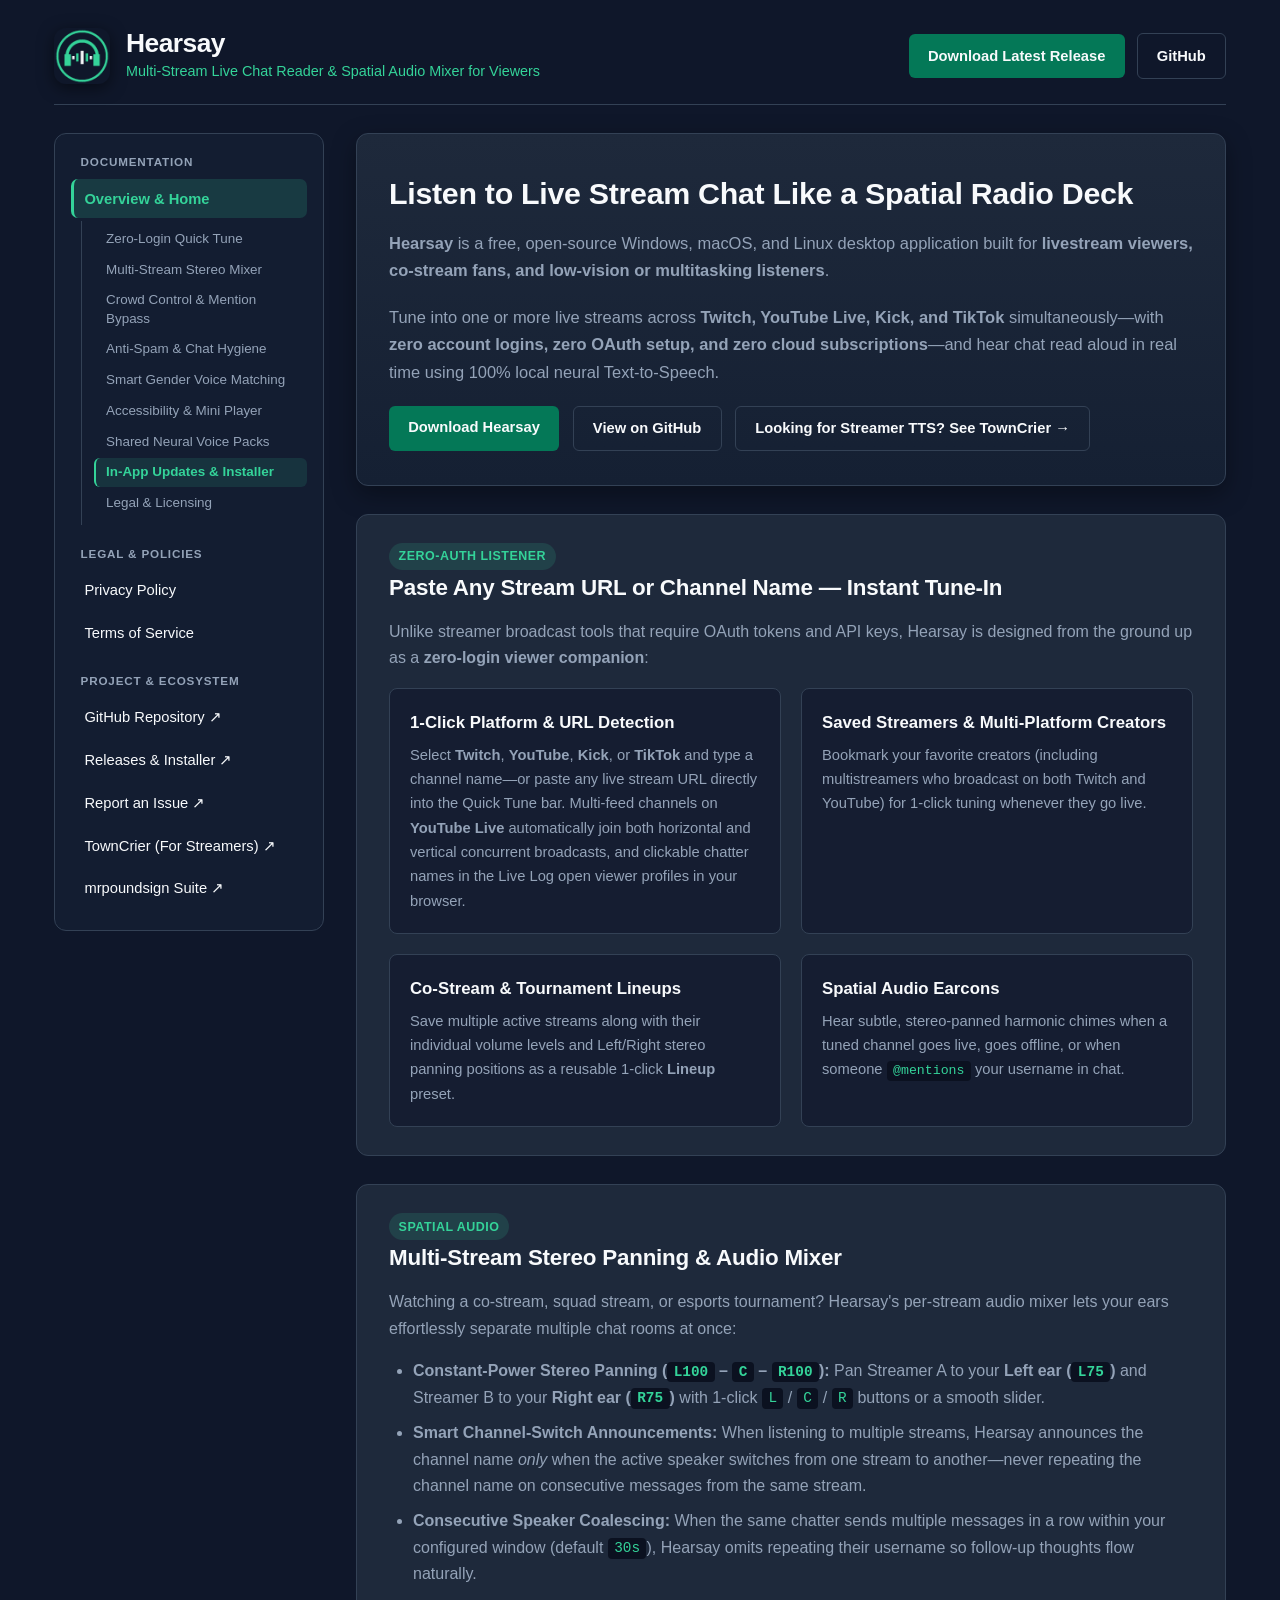
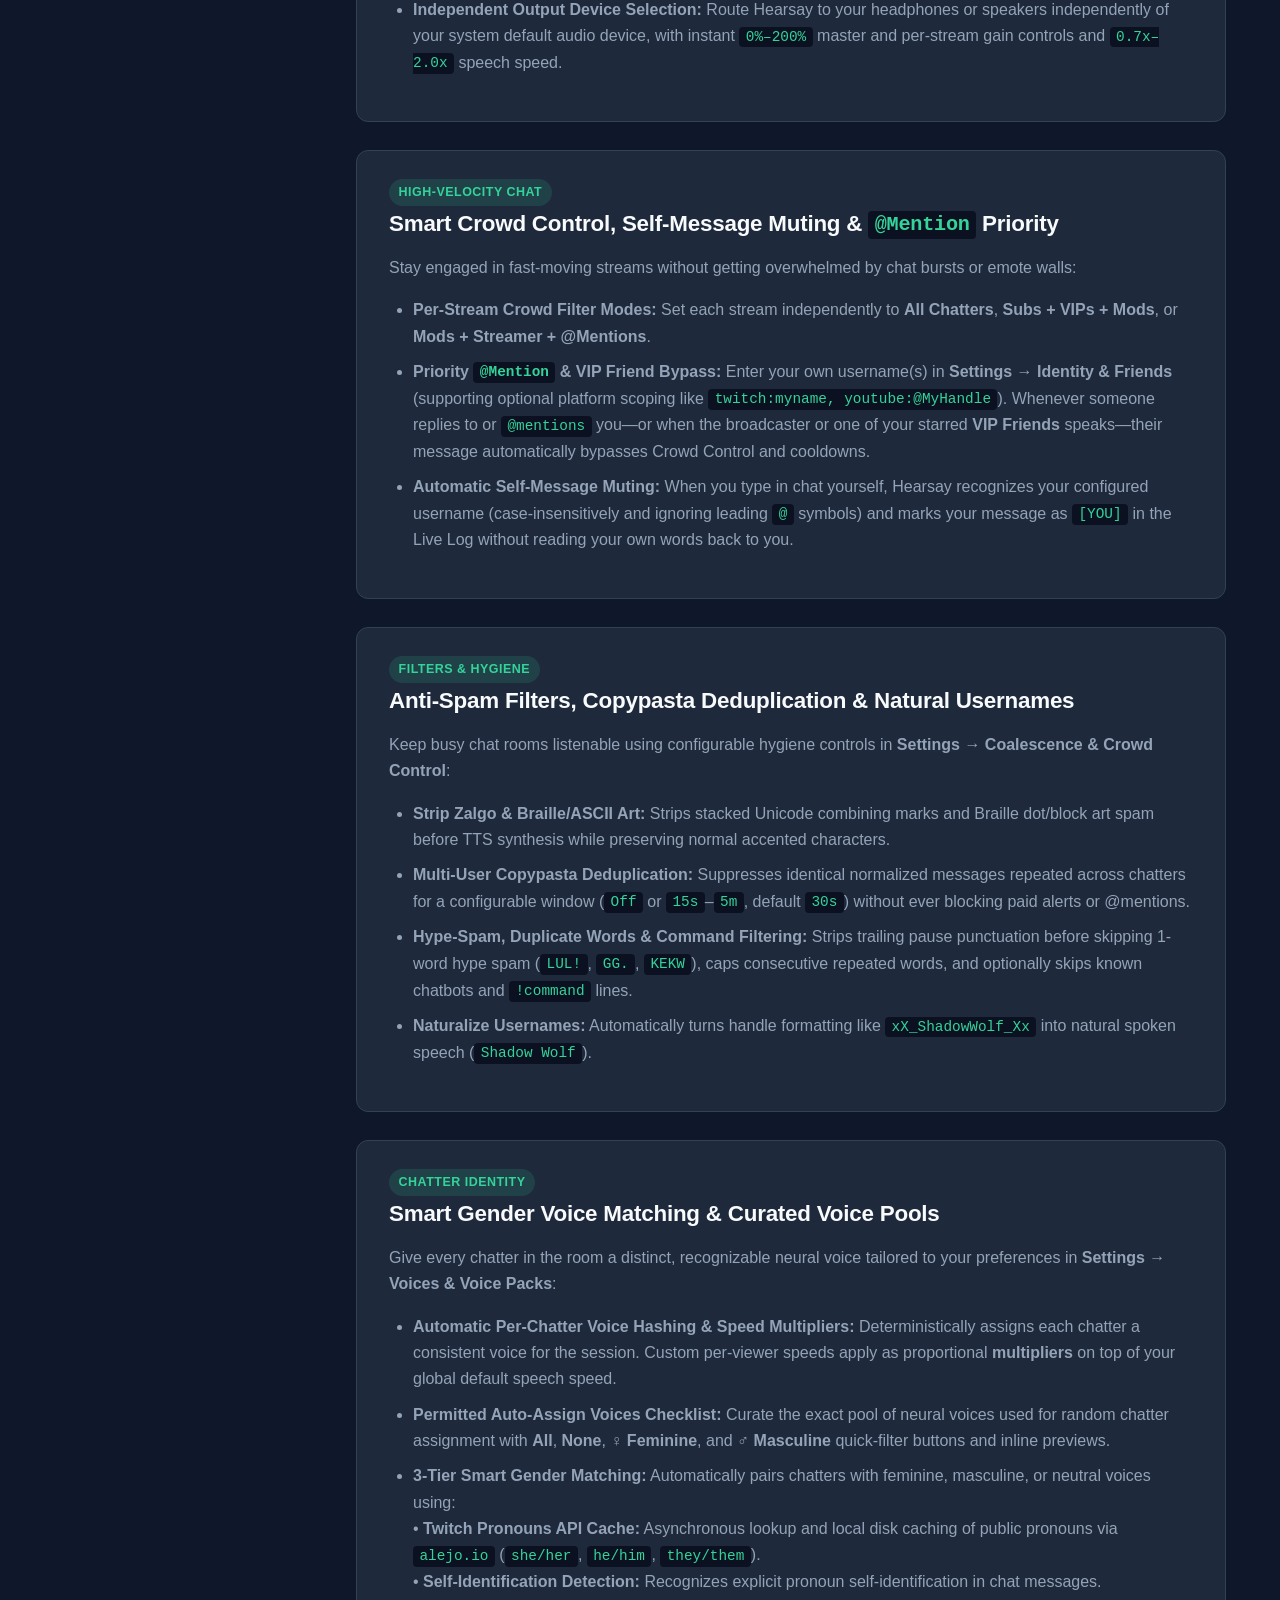
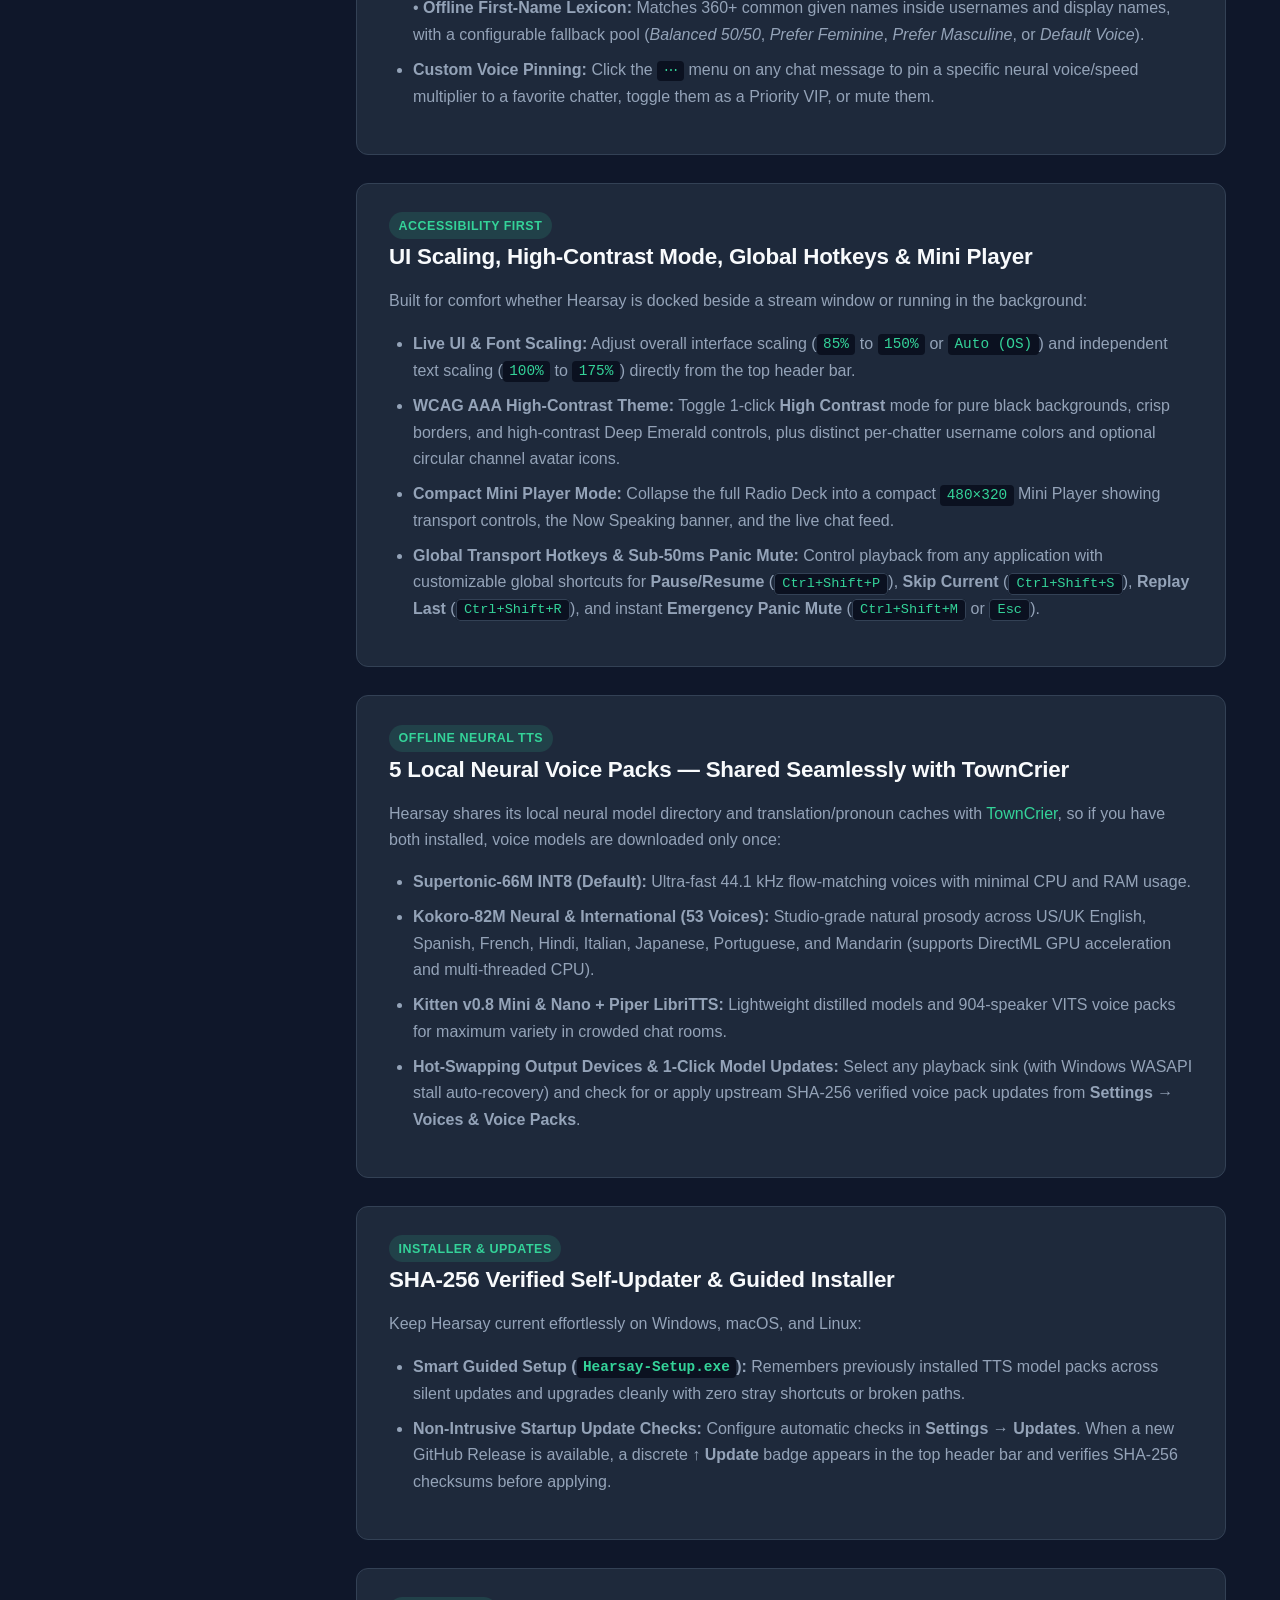
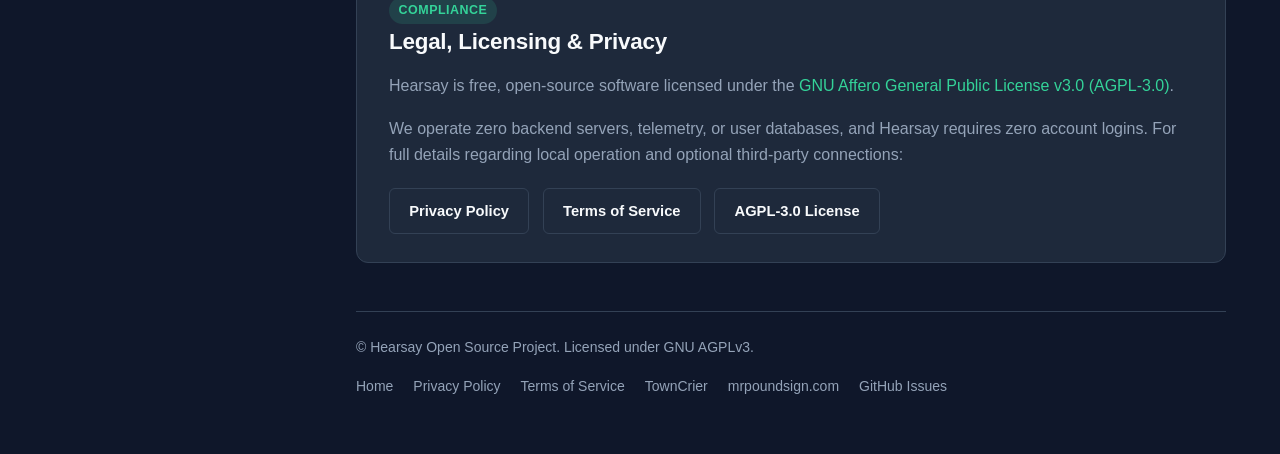
<file: docs/index.html>
<!DOCTYPE html>
<html lang="en">
<head>
  <meta charset="UTF-8">
  <meta name="viewport" content="width=device-width, initial-scale=1.0">
  <title>Hearsay — Open-Source Multi-Stream Live Chat Reader &amp; Spatial Audio Mixer</title>
  <meta name="description" content="Open-source desktop live chat reader and stereo spatial audio mixer for Twitch, YouTube, Kick, and TikTok viewers. Powered by 100% local neural TTS with zero logins or API keys.">
  <link rel="canonical" href="https://mrpoundsign.com/Hearsay/">
  <link rel="icon" type="image/png" href="icon.png">
  <meta name="google-site-verification" content="RJ-0Jr9dzDzeXes7Bo1_Vgc5GKHw8R2ADLe-tBge_tU" />
  <link rel="stylesheet" href="site.css">
</head>
<body>
  <div class="app-shell">
    <header class="site-header">
      <a class="brand" href="./">
        <img src="icon.png" alt="Hearsay Logo" width="56" height="56" fetchpriority="high">
        <div>
          <div class="brand-title">Hearsay</div>
          <div class="brand-subtitle">Multi-Stream Live Chat Reader &amp; Spatial Audio Mixer for Viewers</div>
        </div>
      </a>
      <div class="header-actions">
        <a class="btn" href="https://github.com/mrpoundsign/Hearsay/releases/latest" target="_blank" rel="noopener noreferrer">Download Latest Release</a>
        <a class="btn btn-secondary" href="https://github.com/mrpoundsign/Hearsay" target="_blank" rel="noopener noreferrer">GitHub</a>
      </div>
    </header>

    <div class="docs-layout">
      <aside class="sidebar">
        <nav aria-label="Documentation">
          <div class="sidebar-group">
            <div class="sidebar-heading">Documentation</div>
            <ul class="sidebar-nav" role="list">
              <li>
                <a class="sidebar-link" href="./" aria-current="page">Overview &amp; Home</a>
                <ul class="sidebar-subnav" role="list">
                  <li><a class="sidebar-sublink" href="#zero-login">Zero-Login Quick Tune</a></li>
                  <li><a class="sidebar-sublink" href="#stereo-mixer">Multi-Stream Stereo Mixer</a></li>
                  <li><a class="sidebar-sublink" href="#crowd-control">Crowd Control &amp; Mention Bypass</a></li>
                  <li><a class="sidebar-sublink" href="#chat-hygiene">Anti-Spam &amp; Chat Hygiene</a></li>
                  <li><a class="sidebar-sublink" href="#smart-voices">Smart Gender Voice Matching</a></li>
                  <li><a class="sidebar-sublink" href="#accessibility">Accessibility &amp; Mini Player</a></li>
                  <li><a class="sidebar-sublink" href="#shared-models">Shared Neural Voice Packs</a></li>
                  <li><a class="sidebar-sublink" href="#updates">In-App Updates &amp; Installer</a></li>
                  <li><a class="sidebar-sublink" href="#compliance">Legal &amp; Licensing</a></li>
                </ul>
              </li>
            </ul>
          </div>

          <div class="sidebar-group">
            <div class="sidebar-heading">Legal &amp; Policies</div>
            <ul class="sidebar-nav" role="list">
              <li><a class="sidebar-link" href="privacy.html">Privacy Policy</a></li>
              <li><a class="sidebar-link" href="terms.html">Terms of Service</a></li>
            </ul>
          </div>

          <div class="sidebar-group">
            <div class="sidebar-heading">Project &amp; Ecosystem</div>
            <ul class="sidebar-nav" role="list">
              <li><a class="sidebar-link" href="https://github.com/mrpoundsign/Hearsay" target="_blank" rel="noopener noreferrer">GitHub Repository &#8599;</a></li>
              <li><a class="sidebar-link" href="https://github.com/mrpoundsign/Hearsay/releases" target="_blank" rel="noopener noreferrer">Releases &amp; Installer &#8599;</a></li>
              <li><a class="sidebar-link" href="https://github.com/mrpoundsign/Hearsay/issues" target="_blank" rel="noopener noreferrer">Report an Issue &#8599;</a></li>
              <li><a class="sidebar-link" href="https://mrpoundsign.com/TownCrier/" target="_blank" rel="noopener noreferrer">TownCrier (For Streamers) &#8599;</a></li>
              <li><a class="sidebar-link" href="https://mrpoundsign.com/" target="_blank" rel="noopener noreferrer">mrpoundsign Suite &#8599;</a></li>
            </ul>
          </div>
        </nav>
      </aside>

      <div class="content-column">
        <main>
          <!-- Hero -->
          <section class="hero">
            <h1>Listen to Live Stream Chat Like a Spatial Radio Deck</h1>
            <p>
              <strong>Hearsay</strong> is a free, open-source Windows, macOS, and Linux desktop application built for <strong>livestream viewers, co-stream fans, and low-vision or multitasking listeners</strong>.
            </p>
            <p>
              Tune into one or more live streams across <strong>Twitch, YouTube Live, Kick, and TikTok</strong> simultaneously—with <strong>zero account logins, zero OAuth setup, and zero cloud subscriptions</strong>—and hear chat read aloud in real time using 100% local neural Text-to-Speech.
            </p>
            <div class="btn-group">
              <a class="btn" href="https://github.com/mrpoundsign/Hearsay/releases/latest" target="_blank" rel="noopener noreferrer">Download Hearsay</a>
              <a class="btn btn-secondary" href="https://github.com/mrpoundsign/Hearsay" target="_blank" rel="noopener noreferrer">View on GitHub</a>
              <a class="btn btn-secondary" href="https://mrpoundsign.com/TownCrier/">Looking for Streamer TTS? See TownCrier &rarr;</a>
            </div>
          </section>

          <!-- Feature 1: Zero-Login Quick Tune -->
          <section id="zero-login" class="card">
            <span class="badge">Zero-Auth Listener</span>
            <h2>Paste Any Stream URL or Channel Name &mdash; Instant Tune-In</h2>
            <p>
              Unlike streamer broadcast tools that require OAuth tokens and API keys, Hearsay is designed from the ground up as a <strong>zero-login viewer companion</strong>:
            </p>
            <div class="grid-2">
              <div class="grid-item">
                <h3>1-Click Platform &amp; URL Detection</h3>
                <p>Select <strong>Twitch</strong>, <strong>YouTube</strong>, <strong>Kick</strong>, or <strong>TikTok</strong> and type a channel name—or paste any live stream URL directly into the Quick Tune bar. Multi-feed channels on <strong>YouTube Live</strong> automatically join both horizontal and vertical concurrent broadcasts, and clickable chatter names in the Live Log open viewer profiles in your browser.</p>
              </div>
              <div class="grid-item">
                <h3>Saved Streamers &amp; Multi-Platform Creators</h3>
                <p>Bookmark your favorite creators (including multistreamers who broadcast on both Twitch and YouTube) for 1-click tuning whenever they go live.</p>
              </div>
              <div class="grid-item">
                <h3>Co-Stream &amp; Tournament Lineups</h3>
                <p>Save multiple active streams along with their individual volume levels and Left/Right stereo panning positions as a reusable 1-click <strong>Lineup</strong> preset.</p>
              </div>
              <div class="grid-item">
                <h3>Spatial Audio Earcons</h3>
                <p>Hear subtle, stereo-panned harmonic chimes when a tuned channel goes live, goes offline, or when someone <code>@mentions</code> your username in chat.</p>
              </div>
            </div>
          </section>

          <!-- Feature 2: Stereo Mixer -->
          <section id="stereo-mixer" class="card">
            <span class="badge">Spatial Audio</span>
            <h2>Multi-Stream Stereo Panning &amp; Audio Mixer</h2>
            <p>
              Watching a co-stream, squad stream, or esports tournament? Hearsay's per-stream audio mixer lets your ears effortlessly separate multiple chat rooms at once:
            </p>
            <ul>
              <li><strong>Constant-Power Stereo Panning (<code>L100</code> &ndash; <code>C</code> &ndash; <code>R100</code>):</strong> Pan Streamer A to your <strong>Left ear (<code>L75</code>)</strong> and Streamer B to your <strong>Right ear (<code>R75</code>)</strong> with 1-click <code>L</code> / <code>C</code> / <code>R</code> buttons or a smooth slider.</li>
              <li><strong>Smart Channel-Switch Announcements:</strong> When listening to multiple streams, Hearsay announces the channel name <em>only</em> when the active speaker switches from one stream to another—never repeating the channel name on consecutive messages from the same stream.</li>
              <li><strong>Consecutive Speaker Coalescing:</strong> When the same chatter sends multiple messages in a row within your configured window (default <code>30s</code>), Hearsay omits repeating their username so follow-up thoughts flow naturally.</li>
              <li><strong>Independent Output Device Selection:</strong> Route Hearsay to your headphones or speakers independently of your system default audio device, with instant <code>0%–200%</code> master and per-stream gain controls and <code>0.7x–2.0x</code> speech speed.</li>
            </ul>
          </section>

          <!-- Feature 3: Crowd Control & Mention Bypass -->
          <section id="crowd-control" class="card">
            <span class="badge">High-Velocity Chat</span>
            <h2>Smart Crowd Control, Self-Message Muting &amp; <code>@Mention</code> Priority</h2>
            <p>
              Stay engaged in fast-moving streams without getting overwhelmed by chat bursts or emote walls:
            </p>
            <ul>
              <li><strong>Per-Stream Crowd Filter Modes:</strong> Set each stream independently to <strong>All Chatters</strong>, <strong>Subs + VIPs + Mods</strong>, or <strong>Mods + Streamer + @Mentions</strong>.</li>
              <li><strong>Priority <code>@Mention</code> &amp; VIP Friend Bypass:</strong> Enter your own username(s) in <strong>Settings &rarr; Identity &amp; Friends</strong> (supporting optional platform scoping like <code>twitch:myname, youtube:@MyHandle</code>). Whenever someone replies to or <code>@mentions</code> you—or when the broadcaster or one of your starred <strong>VIP Friends</strong> speaks—their message automatically bypasses Crowd Control and cooldowns.</li>
              <li><strong>Automatic Self-Message Muting:</strong> When you type in chat yourself, Hearsay recognizes your configured username (case-insensitively and ignoring leading <code>@</code> symbols) and marks your message as <code>[YOU]</code> in the Live Log without reading your own words back to you.</li>
            </ul>
          </section>

          <!-- Feature 4: Anti-Spam & Chat Hygiene -->
          <section id="chat-hygiene" class="card">
            <span class="badge">Filters &amp; Hygiene</span>
            <h2>Anti-Spam Filters, Copypasta Deduplication &amp; Natural Usernames</h2>
            <p>Keep busy chat rooms listenable using configurable hygiene controls in <strong>Settings &rarr; Coalescence &amp; Crowd Control</strong>:</p>
            <ul>
              <li><strong>Strip Zalgo &amp; Braille/ASCII Art:</strong> Strips stacked Unicode combining marks and Braille dot/block art spam before TTS synthesis while preserving normal accented characters.</li>
              <li><strong>Multi-User Copypasta Deduplication:</strong> Suppresses identical normalized messages repeated across chatters for a configurable window (<code>Off</code> or <code>15s</code>&ndash;<code>5m</code>, default <code>30s</code>) without ever blocking paid alerts or @mentions.</li>
              <li><strong>Hype-Spam, Duplicate Words &amp; Command Filtering:</strong> Strips trailing pause punctuation before skipping 1-word hype spam (<code>LUL!</code>, <code>GG.</code>, <code>KEKW</code>), caps consecutive repeated words, and optionally skips known chatbots and <code>!command</code> lines.</li>
              <li><strong>Naturalize Usernames:</strong> Automatically turns handle formatting like <code>xX_ShadowWolf_Xx</code> into natural spoken speech (<code>Shadow Wolf</code>).</li>
            </ul>
          </section>

          <!-- Feature 5: Smart Gender Voice Matching -->
          <section id="smart-voices" class="card">
            <span class="badge">Chatter Identity</span>
            <h2>Smart Gender Voice Matching &amp; Curated Voice Pools</h2>
            <p>
              Give every chatter in the room a distinct, recognizable neural voice tailored to your preferences in <strong>Settings &rarr; Voices &amp; Voice Packs</strong>:
            </p>
            <ul>
              <li><strong>Automatic Per-Chatter Voice Hashing &amp; Speed Multipliers:</strong> Deterministically assigns each chatter a consistent voice for the session. Custom per-viewer speeds apply as proportional <strong>multipliers</strong> on top of your global default speech speed.</li>
              <li><strong>Permitted Auto-Assign Voices Checklist:</strong> Curate the exact pool of neural voices used for random chatter assignment with <strong>All</strong>, <strong>None</strong>, <strong>&female; Feminine</strong>, and <strong>&male; Masculine</strong> quick-filter buttons and inline previews.</li>
              <li><strong>3-Tier Smart Gender Matching:</strong> Automatically pairs chatters with feminine, masculine, or neutral voices using:
                <br>&bull; <strong>Twitch Pronouns API Cache:</strong> Asynchronous lookup and local disk caching of public pronouns via <code>alejo.io</code> (<code>she/her</code>, <code>he/him</code>, <code>they/them</code>).
                <br>&bull; <strong>Self-Identification Detection:</strong> Recognizes explicit pronoun self-identification in chat messages.
                <br>&bull; <strong>Offline First-Name Lexicon:</strong> Matches 360+ common given names inside usernames and display names, with a configurable fallback pool (<em>Balanced 50/50</em>, <em>Prefer Feminine</em>, <em>Prefer Masculine</em>, or <em>Default Voice</em>).
              </li>
              <li><strong>Custom Voice Pinning:</strong> Click the <code>&ctdot;</code> menu on any chat message to pin a specific neural voice/speed multiplier to a favorite chatter, toggle them as a Priority VIP, or mute them.</li>
            </ul>
          </section>

          <!-- Feature 5: Accessibility & Mini Player -->
          <section id="accessibility" class="card">
            <span class="badge">Accessibility First</span>
            <h2>UI Scaling, High-Contrast Mode, Global Hotkeys &amp; Mini Player</h2>
            <p>
              Built for comfort whether Hearsay is docked beside a stream window or running in the background:
            </p>
            <ul>
              <li><strong>Live UI &amp; Font Scaling:</strong> Adjust overall interface scaling (<code>85%</code> to <code>150%</code> or <code>Auto (OS)</code>) and independent text scaling (<code>100%</code> to <code>175%</code>) directly from the top header bar.</li>
              <li><strong>WCAG AAA High-Contrast Theme:</strong> Toggle 1-click <strong>High Contrast</strong> mode for pure black backgrounds, crisp borders, and high-contrast Deep Emerald controls, plus distinct per-chatter username colors and optional circular channel avatar icons.</li>
              <li><strong>Compact Mini Player Mode:</strong> Collapse the full Radio Deck into a compact <code>480&times;320</code> Mini Player showing transport controls, the Now Speaking banner, and the live chat feed.</li>
              <li><strong>Global Transport Hotkeys &amp; Sub-50ms Panic Mute:</strong> Control playback from any application with customizable global shortcuts for <strong>Pause/Resume</strong> (<kbd>Ctrl+Shift+P</kbd>), <strong>Skip Current</strong> (<kbd>Ctrl+Shift+S</kbd>), <strong>Replay Last</strong> (<kbd>Ctrl+Shift+R</kbd>), and instant <strong>Emergency Panic Mute</strong> (<kbd>Ctrl+Shift+M</kbd> or <kbd>Esc</kbd>).</li>
            </ul>
          </section>

          <!-- Feature 6: Shared Voice Packs -->
          <section id="shared-models" class="card">
            <span class="badge">Offline Neural TTS</span>
            <h2>5 Local Neural Voice Packs &mdash; Shared Seamlessly with TownCrier</h2>
            <p>
              Hearsay shares its local neural model directory and translation/pronoun caches with <a href="https://mrpoundsign.com/TownCrier/">TownCrier</a>, so if you have both installed, voice models are downloaded only once:
            </p>
            <ul>
              <li><strong>Supertonic-66M INT8 (Default):</strong> Ultra-fast 44.1 kHz flow-matching voices with minimal CPU and RAM usage.</li>
              <li><strong>Kokoro-82M Neural &amp; International (53 Voices):</strong> Studio-grade natural prosody across US/UK English, Spanish, French, Hindi, Italian, Japanese, Portuguese, and Mandarin (supports DirectML GPU acceleration and multi-threaded CPU).</li>
              <li><strong>Kitten v0.8 Mini &amp; Nano + Piper LibriTTS:</strong> Lightweight distilled models and 904-speaker VITS voice packs for maximum variety in crowded chat rooms.</li>
              <li><strong>Hot-Swapping Output Devices &amp; 1-Click Model Updates:</strong> Select any playback sink (with Windows WASAPI stall auto-recovery) and check for or apply upstream SHA-256 verified voice pack updates from <strong>Settings &rarr; Voices &amp; Voice Packs</strong>.</li>
            </ul>
          </section>

          <!-- Feature 7: In-App Updates & Guided Installer -->
          <section id="updates" class="card">
            <span class="badge">Installer &amp; Updates</span>
            <h2>SHA-256 Verified Self-Updater &amp; Guided Installer</h2>
            <p>
              Keep Hearsay current effortlessly on Windows, macOS, and Linux:
            </p>
            <ul>
              <li><strong>Smart Guided Setup (<code>Hearsay-Setup.exe</code>):</strong> Remembers previously installed TTS model packs across silent updates and upgrades cleanly with zero stray shortcuts or broken paths.</li>
              <li><strong>Non-Intrusive Startup Update Checks:</strong> Configure automatic checks in <strong>Settings &rarr; Updates</strong>. When a new GitHub Release is available, a discrete <strong>&uarr; Update</strong> badge appears in the top header bar and verifies SHA-256 checksums before applying.</li>
            </ul>
          </section>

          <!-- Legal & Privacy -->
          <section id="compliance" class="card">
            <span class="badge">Compliance</span>
            <h2>Legal, Licensing &amp; Privacy</h2>
            <p>
              Hearsay is free, open-source software licensed under the <a href="https://github.com/mrpoundsign/Hearsay/blob/main/LICENSE" target="_blank" rel="noopener noreferrer">GNU Affero General Public License v3.0 (AGPL-3.0)</a>.
            </p>
            <p>
              We operate zero backend servers, telemetry, or user databases, and Hearsay requires zero account logins. For full details regarding local operation and optional third-party connections:
            </p>
            <div class="btn-group">
              <a class="btn btn-secondary" href="privacy.html">Privacy Policy</a>
              <a class="btn btn-secondary" href="terms.html">Terms of Service</a>
              <a class="btn btn-secondary" href="https://github.com/mrpoundsign/Hearsay/blob/main/LICENSE" target="_blank" rel="noopener noreferrer">AGPL-3.0 License</a>
            </div>
          </section>
        </main>

        <footer>
          <div>&copy; Hearsay Open Source Project. Licensed under GNU AGPLv3.</div>
          <nav aria-label="Footer">
            <a href="./">Home</a>
            <a href="privacy.html">Privacy Policy</a>
            <a href="terms.html">Terms of Service</a>
            <a href="https://mrpoundsign.com/TownCrier/">TownCrier</a>
            <a href="https://mrpoundsign.com/">mrpoundsign.com</a>
            <a href="https://github.com/mrpoundsign/Hearsay/issues" target="_blank" rel="noopener noreferrer">GitHub Issues</a>
          </nav>
        </footer>
      </div>
    </div>
  </div>
  <script src="site.js" defer></script>
</body>
</html>
</file>
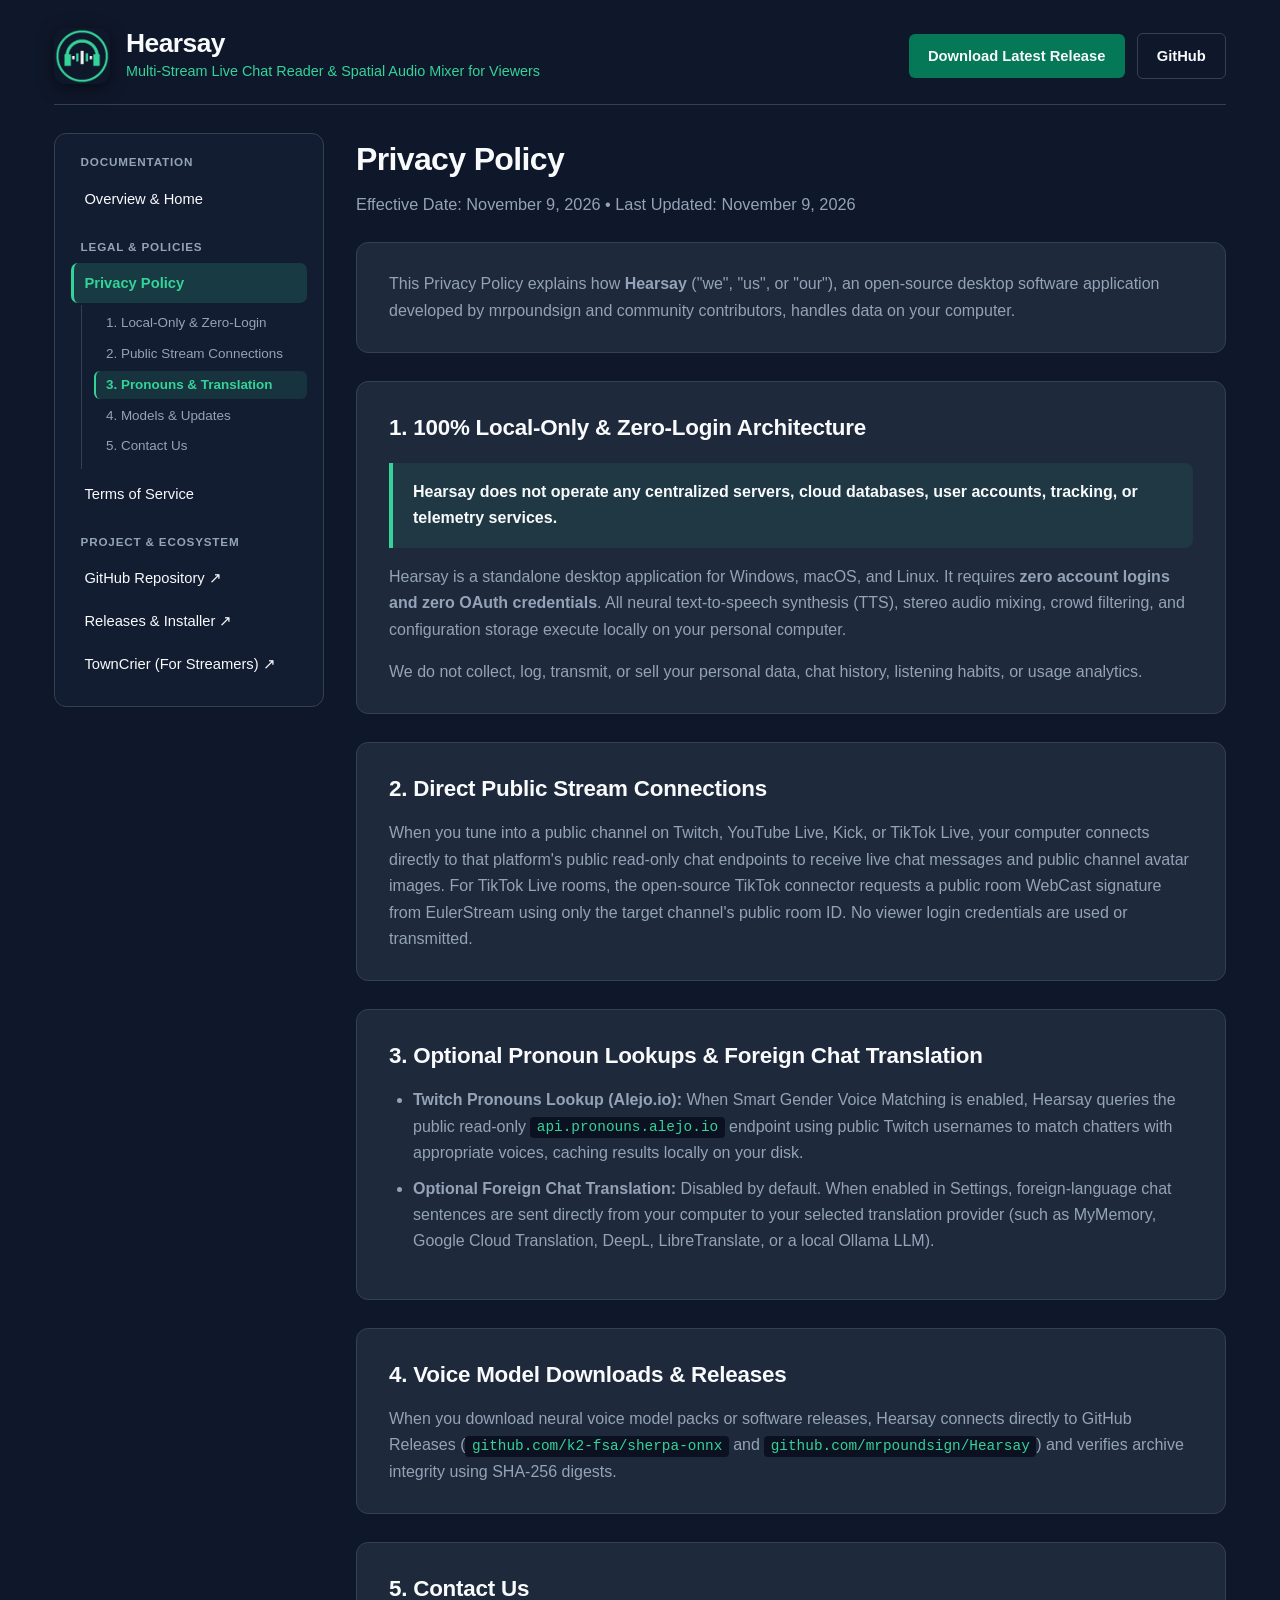
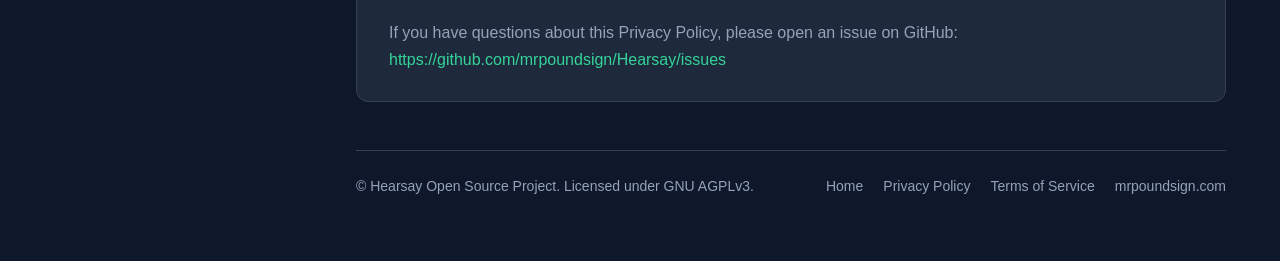
<file: docs/privacy.html>
<!DOCTYPE html>
<html lang="en">
<head>
  <meta charset="UTF-8">
  <meta name="viewport" content="width=device-width, initial-scale=1.0">
  <title>Privacy Policy | Hearsay</title>
  <link rel="canonical" href="https://mrpoundsign.com/Hearsay/privacy.html">
  <link rel="icon" type="image/png" href="icon.png">
  <link rel="stylesheet" href="site.css">
</head>
<body>
  <div class="app-shell">
    <header class="site-header">
      <a class="brand" href="./">
        <img src="icon.png" alt="Hearsay Logo" width="56" height="56" fetchpriority="high">
        <div>
          <div class="brand-title">Hearsay</div>
          <div class="brand-subtitle">Multi-Stream Live Chat Reader &amp; Spatial Audio Mixer for Viewers</div>
        </div>
      </a>
      <div class="header-actions">
        <a class="btn" href="https://github.com/mrpoundsign/Hearsay/releases/latest" target="_blank" rel="noopener noreferrer">Download Latest Release</a>
        <a class="btn btn-secondary" href="https://github.com/mrpoundsign/Hearsay" target="_blank" rel="noopener noreferrer">GitHub</a>
      </div>
    </header>

    <div class="docs-layout">
      <aside class="sidebar">
        <nav aria-label="Documentation">
          <div class="sidebar-group">
            <div class="sidebar-heading">Documentation</div>
            <ul class="sidebar-nav" role="list">
              <li><a class="sidebar-link" href="./">Overview &amp; Home</a></li>
            </ul>
          </div>

          <div class="sidebar-group">
            <div class="sidebar-heading">Legal &amp; Policies</div>
            <ul class="sidebar-nav" role="list">
              <li>
                <a class="sidebar-link" href="privacy.html" aria-current="page">Privacy Policy</a>
                <ul class="sidebar-subnav" role="list">
                  <li><a class="sidebar-sublink" href="#local-only">1. Local-Only &amp; Zero-Login</a></li>
                  <li><a class="sidebar-sublink" href="#streaming-platforms">2. Public Stream Connections</a></li>
                  <li><a class="sidebar-sublink" href="#pronouns-translation">3. Pronouns &amp; Translation</a></li>
                  <li><a class="sidebar-sublink" href="#models-updates">4. Models &amp; Updates</a></li>
                  <li><a class="sidebar-sublink" href="#contact">5. Contact Us</a></li>
                </ul>
              </li>
              <li><a class="sidebar-link" href="terms.html">Terms of Service</a></li>
            </ul>
          </div>

          <div class="sidebar-group">
            <div class="sidebar-heading">Project &amp; Ecosystem</div>
            <ul class="sidebar-nav" role="list">
              <li><a class="sidebar-link" href="https://github.com/mrpoundsign/Hearsay" target="_blank" rel="noopener noreferrer">GitHub Repository &#8599;</a></li>
              <li><a class="sidebar-link" href="https://github.com/mrpoundsign/Hearsay/releases" target="_blank" rel="noopener noreferrer">Releases &amp; Installer &#8599;</a></li>
              <li><a class="sidebar-link" href="https://mrpoundsign.com/TownCrier/" target="_blank" rel="noopener noreferrer">TownCrier (For Streamers) &#8599;</a></li>
            </ul>
          </div>
        </nav>
      </aside>

      <div class="content-column">
        <main>
          <div class="page-title-banner">
            <h1>Privacy Policy</h1>
            <p>Effective Date: November 9, 2026 &bull; Last Updated: November 9, 2026</p>
          </div>

          <div class="card">
            <p>
              This Privacy Policy explains how <strong>Hearsay</strong> ("we", "us", or "our"), an open-source desktop software application developed by mrpoundsign and community contributors, handles data on your computer.
            </p>
          </div>

          <section id="local-only" class="card">
            <h2>1. 100% Local-Only &amp; Zero-Login Architecture</h2>
            <div class="callout">
              <p><strong>Hearsay does not operate any centralized servers, cloud databases, user accounts, tracking, or telemetry services.</strong></p>
            </div>
            <p>
              Hearsay is a standalone desktop application for Windows, macOS, and Linux. It requires <strong>zero account logins and zero OAuth credentials</strong>. All neural text-to-speech synthesis (TTS), stereo audio mixing, crowd filtering, and configuration storage execute locally on your personal computer.
            </p>
            <p>
              We do not collect, log, transmit, or sell your personal data, chat history, listening habits, or usage analytics.
            </p>
          </section>

          <section id="streaming-platforms" class="card">
            <h2>2. Direct Public Stream Connections</h2>
            <p>
              When you tune into a public channel on Twitch, YouTube Live, Kick, or TikTok Live, your computer connects directly to that platform's public read-only chat endpoints to receive live chat messages and public channel avatar images. For TikTok Live rooms, the open-source TikTok connector requests a public room WebCast signature from EulerStream using only the target channel's public room ID. No viewer login credentials are used or transmitted.
            </p>
          </section>

          <section id="pronouns-translation" class="card">
            <h2>3. Optional Pronoun Lookups &amp; Foreign Chat Translation</h2>
            <ul>
              <li><strong>Twitch Pronouns Lookup (Alejo.io):</strong> When Smart Gender Voice Matching is enabled, Hearsay queries the public read-only <code>api.pronouns.alejo.io</code> endpoint using public Twitch usernames to match chatters with appropriate voices, caching results locally on your disk.</li>
              <li><strong>Optional Foreign Chat Translation:</strong> Disabled by default. When enabled in Settings, foreign-language chat sentences are sent directly from your computer to your selected translation provider (such as MyMemory, Google Cloud Translation, DeepL, LibreTranslate, or a local Ollama LLM).</li>
            </ul>
          </section>

          <section id="models-updates" class="card">
            <h2>4. Voice Model Downloads &amp; Releases</h2>
            <p>
              When you download neural voice model packs or software releases, Hearsay connects directly to GitHub Releases (<code>github.com/k2-fsa/sherpa-onnx</code> and <code>github.com/mrpoundsign/Hearsay</code>) and verifies archive integrity using SHA-256 digests.
            </p>
          </section>

          <section id="contact" class="card">
            <h2>5. Contact Us</h2>
            <p>
              If you have questions about this Privacy Policy, please open an issue on GitHub:
              <a href="https://github.com/mrpoundsign/Hearsay/issues" target="_blank" rel="noopener noreferrer">https://github.com/mrpoundsign/Hearsay/issues</a>
            </p>
          </section>
        </main>

        <footer>
          <div>&copy; Hearsay Open Source Project. Licensed under GNU AGPLv3.</div>
          <nav aria-label="Footer">
            <a href="./">Home</a>
            <a href="privacy.html">Privacy Policy</a>
            <a href="terms.html">Terms of Service</a>
            <a href="https://mrpoundsign.com/">mrpoundsign.com</a>
          </nav>
        </footer>
      </div>
    </div>
  </div>
  <script src="site.js" defer></script>
</body>
</html>
</file>
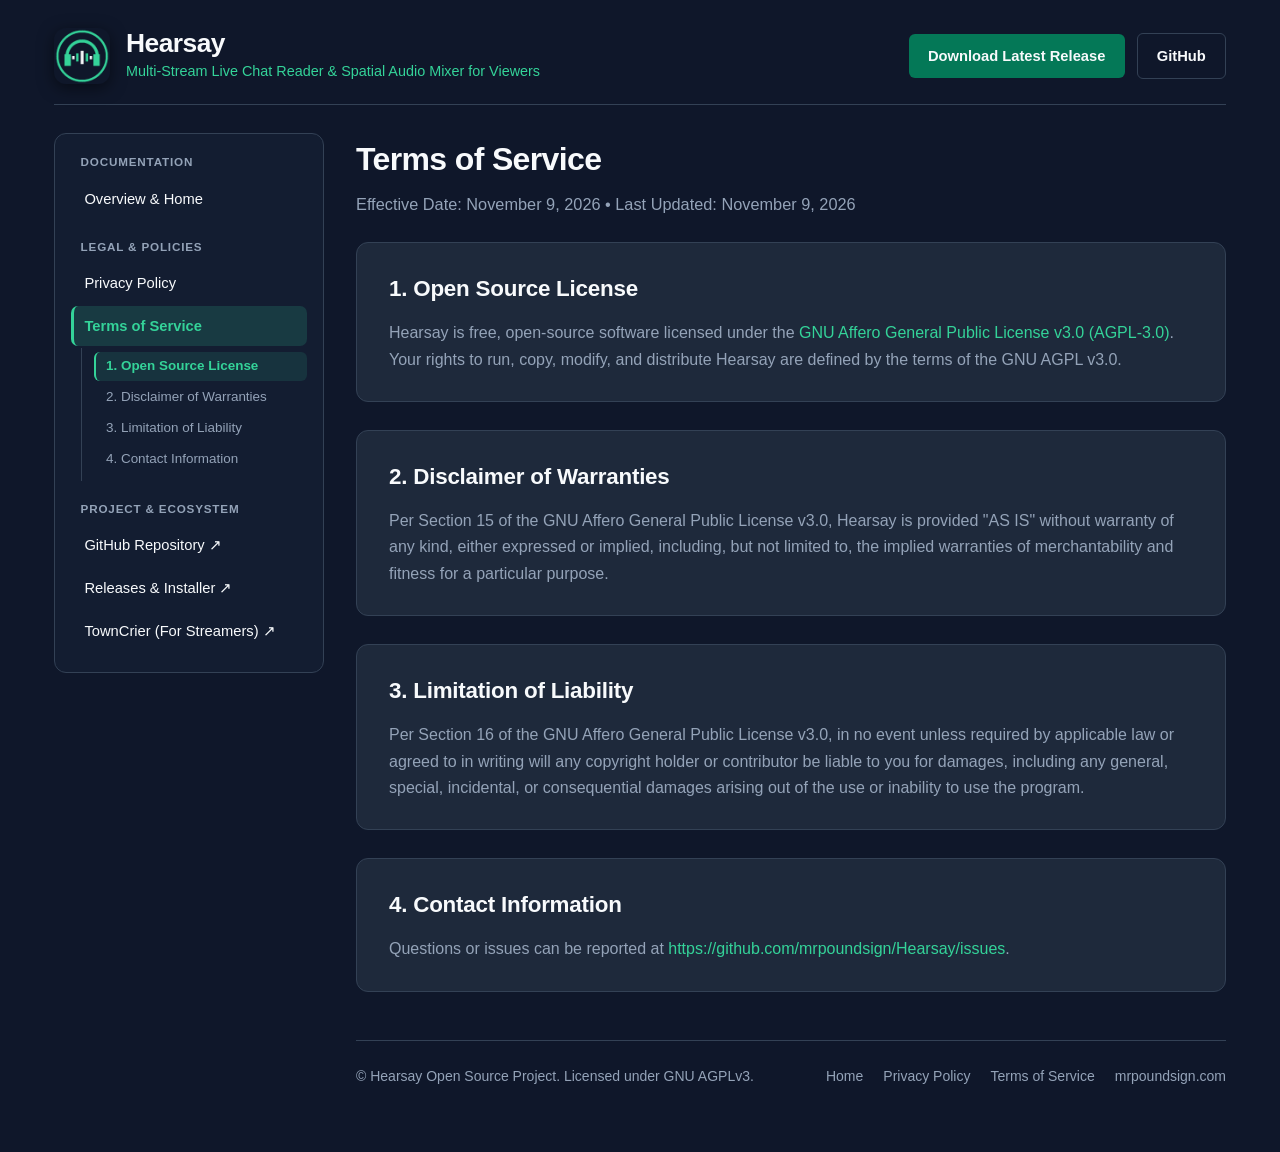
<file: docs/terms.html>
<!DOCTYPE html>
<html lang="en">
<head>
  <meta charset="UTF-8">
  <meta name="viewport" content="width=device-width, initial-scale=1.0">
  <title>Terms of Service | Hearsay</title>
  <link rel="canonical" href="https://mrpoundsign.com/Hearsay/terms.html">
  <link rel="icon" type="image/png" href="icon.png">
  <link rel="stylesheet" href="site.css">
</head>
<body>
  <div class="app-shell">
    <header class="site-header">
      <a class="brand" href="./">
        <img src="icon.png" alt="Hearsay Logo" width="56" height="56" fetchpriority="high">
        <div>
          <div class="brand-title">Hearsay</div>
          <div class="brand-subtitle">Multi-Stream Live Chat Reader &amp; Spatial Audio Mixer for Viewers</div>
        </div>
      </a>
      <div class="header-actions">
        <a class="btn" href="https://github.com/mrpoundsign/Hearsay/releases/latest" target="_blank" rel="noopener noreferrer">Download Latest Release</a>
        <a class="btn btn-secondary" href="https://github.com/mrpoundsign/Hearsay" target="_blank" rel="noopener noreferrer">GitHub</a>
      </div>
    </header>

    <div class="docs-layout">
      <aside class="sidebar">
        <nav aria-label="Documentation">
          <div class="sidebar-group">
            <div class="sidebar-heading">Documentation</div>
            <ul class="sidebar-nav" role="list">
              <li><a class="sidebar-link" href="./">Overview &amp; Home</a></li>
            </ul>
          </div>

          <div class="sidebar-group">
            <div class="sidebar-heading">Legal &amp; Policies</div>
            <ul class="sidebar-nav" role="list">
              <li><a class="sidebar-link" href="privacy.html">Privacy Policy</a></li>
              <li>
                <a class="sidebar-link" href="terms.html" aria-current="page">Terms of Service</a>
                <ul class="sidebar-subnav" role="list">
                  <li><a class="sidebar-sublink" href="#license">1. Open Source License</a></li>
                  <li><a class="sidebar-sublink" href="#warranties">2. Disclaimer of Warranties</a></li>
                  <li><a class="sidebar-sublink" href="#liability">3. Limitation of Liability</a></li>
                  <li><a class="sidebar-sublink" href="#contact">4. Contact Information</a></li>
                </ul>
              </li>
            </ul>
          </div>

          <div class="sidebar-group">
            <div class="sidebar-heading">Project &amp; Ecosystem</div>
            <ul class="sidebar-nav" role="list">
              <li><a class="sidebar-link" href="https://github.com/mrpoundsign/Hearsay" target="_blank" rel="noopener noreferrer">GitHub Repository &#8599;</a></li>
              <li><a class="sidebar-link" href="https://github.com/mrpoundsign/Hearsay/releases" target="_blank" rel="noopener noreferrer">Releases &amp; Installer &#8599;</a></li>
              <li><a class="sidebar-link" href="https://mrpoundsign.com/TownCrier/" target="_blank" rel="noopener noreferrer">TownCrier (For Streamers) &#8599;</a></li>
            </ul>
          </div>
        </nav>
      </aside>

      <div class="content-column">
        <main>
          <div class="page-title-banner">
            <h1>Terms of Service</h1>
            <p>Effective Date: November 9, 2026 &bull; Last Updated: November 9, 2026</p>
          </div>

          <section id="license" class="card">
            <h2>1. Open Source License</h2>
            <p>
              Hearsay is free, open-source software licensed under the <a href="https://github.com/mrpoundsign/Hearsay/blob/main/LICENSE" target="_blank" rel="noopener noreferrer">GNU Affero General Public License v3.0 (AGPL-3.0)</a>. Your rights to run, copy, modify, and distribute Hearsay are defined by the terms of the GNU AGPL v3.0.
            </p>
          </section>

          <section id="warranties" class="card">
            <h2>2. Disclaimer of Warranties</h2>
            <p>
              Per Section 15 of the GNU Affero General Public License v3.0, Hearsay is provided "AS IS" without warranty of any kind, either expressed or implied, including, but not limited to, the implied warranties of merchantability and fitness for a particular purpose.
            </p>
          </section>

          <section id="liability" class="card">
            <h2>3. Limitation of Liability</h2>
            <p>
              Per Section 16 of the GNU Affero General Public License v3.0, in no event unless required by applicable law or agreed to in writing will any copyright holder or contributor be liable to you for damages, including any general, special, incidental, or consequential damages arising out of the use or inability to use the program.
            </p>
          </section>

          <section id="contact" class="card">
            <h2>4. Contact Information</h2>
            <p>
              Questions or issues can be reported at <a href="https://github.com/mrpoundsign/Hearsay/issues" target="_blank" rel="noopener noreferrer">https://github.com/mrpoundsign/Hearsay/issues</a>.
            </p>
          </section>
        </main>

        <footer>
          <div>&copy; Hearsay Open Source Project. Licensed under GNU AGPLv3.</div>
          <nav aria-label="Footer">
            <a href="./">Home</a>
            <a href="privacy.html">Privacy Policy</a>
            <a href="terms.html">Terms of Service</a>
            <a href="https://mrpoundsign.com/">mrpoundsign.com</a>
          </nav>
        </footer>
      </div>
    </div>
  </div>
  <script src="site.js" defer></script>
</body>
</html>
</file>
<file: docs/site.css>
:root {
  --bg-color: #0F172A;
  --card-bg: #1E293B;
  --sidebar-bg: #131D31;
  --border-color: #334155;
  --text-main: #F8FAFC;
  --text-muted: #94A3B8;
  --accent: #34D399;
  --accent-hover: #10B981;
  --accent-btn: #047857;
  --accent-btn-hover: #059669;
  --code-bg: #0B1120;
  --badge-bg: rgba(52, 211, 153, 0.14);
  --badge-text: #34D399;
}

* {
  box-sizing: border-box;
  margin: 0;
  padding: 0;
}

html {
  scroll-behavior: smooth;
  scroll-padding-top: 1.5rem;
}

body {
  background-color: var(--bg-color);
  color: var(--text-main);
  font-family: -apple-system, BlinkMacSystemFont, "Segoe UI", Roboto, Helvetica, Arial, sans-serif;
  line-height: 1.65;
  min-height: 100vh;
}

.app-shell {
  max-width: 1220px;
  margin: 0 auto;
  padding: 1.75rem 1.5rem 4rem;
}

.site-header {
  display: flex;
  align-items: center;
  justify-content: space-between;
  flex-wrap: wrap;
  gap: 1.25rem;
  margin-bottom: 1.75rem;
  padding-bottom: 1.25rem;
  border-bottom: 1px solid var(--border-color);
}

.brand {
  display: flex;
  align-items: center;
  gap: 1rem;
  text-decoration: none;
}

.brand:hover {
  text-decoration: none;
}

.brand img {
  width: 56px;
  height: 56px;
  border-radius: 12px;
  box-shadow: 0 4px 16px rgba(0, 0, 0, 0.5);
}

.brand-title {
  font-size: 1.65rem;
  font-weight: 700;
  color: var(--text-main);
  letter-spacing: -0.02em;
  line-height: 1.2;
}

.brand-subtitle {
  color: var(--accent);
  font-size: 0.9rem;
  font-weight: 500;
}

.header-actions {
  display: flex;
  align-items: center;
  gap: 0.75rem;
  flex-wrap: wrap;
}

.docs-layout {
  display: grid;
  grid-template-columns: 270px minmax(0, 1fr);
  gap: 2rem;
  align-items: start;
}

.sidebar {
  position: sticky;
  top: 1.25rem;
  max-height: calc(100vh - 2.5rem);
  overflow-y: auto;
  background: var(--sidebar-bg);
  border: 1px solid var(--border-color);
  border-radius: 12px;
  padding: 1.15rem 1rem;
  scrollbar-width: thin;
  scrollbar-color: var(--border-color) transparent;
}

.sidebar-group {
  margin-bottom: 1.15rem;
}

.sidebar-group:last-child {
  margin-bottom: 0;
}

.sidebar-heading {
  font-size: 0.73rem;
  font-weight: 700;
  text-transform: uppercase;
  letter-spacing: 0.07em;
  color: var(--text-muted);
  padding: 0 0.6rem;
  margin-bottom: 0.45rem;
}

.sidebar-nav {
  list-style: none;
  padding: 0;
  margin: 0;
}

.sidebar-nav li {
  margin-bottom: 0.2rem;
  padding: 0;
}

.sidebar-nav li::before {
  content: none;
}

.sidebar-link {
  display: flex;
  align-items: center;
  justify-content: space-between;
  padding: 0.48rem 0.65rem;
  border-radius: 7px;
  color: var(--text-main);
  text-decoration: none;
  font-size: 0.92rem;
  font-weight: 500;
  border-left: 3px solid transparent;
  transition: background 0.15s ease, color 0.15s ease, border-color 0.15s ease;
}

.sidebar-link:hover {
  background: rgba(52, 211, 153, 0.1);
  color: var(--accent);
  text-decoration: none;
}

.sidebar-link[aria-current="page"] {
  background: rgba(52, 211, 153, 0.16);
  color: var(--accent);
  font-weight: 600;
  border-left-color: var(--accent);
}

.sidebar-subnav {
  list-style: none;
  padding: 0.25rem 0 0.35rem 0.75rem;
  margin: 0.15rem 0 0.35rem 0.65rem;
  border-left: 1px solid var(--border-color);
  scroll-target-group: auto;
}

.sidebar-subnav li {
  margin-bottom: 0.15rem;
  padding: 0;
}

.sidebar-subnav li::before {
  content: none;
}

.sidebar-sublink {
  display: block;
  padding: 0.32rem 0.6rem;
  border-radius: 6px;
  color: var(--text-muted);
  text-decoration: none;
  font-size: 0.84rem;
  line-height: 1.35;
  border-left: 2px solid transparent;
  transition: color 0.15s ease, background 0.15s ease, border-color 0.15s ease;
}

.sidebar-sublink:hover {
  color: var(--text-main);
  background: rgba(255, 255, 255, 0.04);
  text-decoration: none;
}

.sidebar-subnav a:is(:target-current, .target-current) {
  color: var(--accent);
  background: rgba(52, 211, 153, 0.12);
  border-left-color: var(--accent);
  font-weight: 600;
}

@media (max-width: 920px) {
  .docs-layout {
    grid-template-columns: 1fr;
  }
  .sidebar {
    position: static;
    max-height: none;
  }
}

.content-column {
  min-width: 0;
}

.page-title-banner {
  margin-bottom: 1.5rem;
}

.page-title-banner h1 {
  font-size: 2rem;
  font-weight: 700;
  color: var(--text-main);
  letter-spacing: -0.02em;
  margin-bottom: 0.35rem;
}

.page-title-banner p {
  color: var(--text-muted);
  font-size: 1.02rem;
}

.hero {
  background: linear-gradient(180deg, #1E293B 0%, #152033 100%);
  border: 1px solid var(--border-color);
  border-radius: 12px;
  padding: 2.1rem 2rem;
  margin-bottom: 1.75rem;
  box-shadow: 0 8px 24px rgba(0, 0, 0, 0.35);
}

.hero h1 {
  font-size: 1.9rem;
  font-weight: 700;
  margin-bottom: 0.75rem;
  color: var(--text-main);
  letter-spacing: -0.01em;
}

.hero p {
  color: var(--text-muted);
  font-size: 1.03rem;
  margin-bottom: 1.25rem;
  line-height: 1.65;
}

.card {
  background: var(--card-bg);
  border: 1px solid var(--border-color);
  border-radius: 12px;
  padding: 1.75rem 2rem;
  margin-bottom: 1.75rem;
}

.badge {
  display: inline-block;
  background: var(--badge-bg);
  color: var(--badge-text);
  font-size: 0.78rem;
  font-weight: 600;
  padding: 0.2rem 0.6rem;
  border-radius: 9999px;
  margin-right: 0.5rem;
  vertical-align: middle;
  text-transform: uppercase;
  letter-spacing: 0.04em;
}

h2 {
  color: var(--text-main);
  font-size: 1.4rem;
  margin-bottom: 0.75rem;
  font-weight: 600;
  letter-spacing: -0.01em;
}

h3 {
  color: var(--text-main);
  font-size: 1.12rem;
  margin-top: 1.25rem;
  margin-bottom: 0.5rem;
  font-weight: 600;
}

p {
  color: var(--text-muted);
  margin-bottom: 1rem;
}

p:last-child {
  margin-bottom: 0;
}

main ul,
main ol {
  padding-left: 1.5rem;
  margin-bottom: 1rem;
  color: var(--text-muted);
}

main li {
  margin-bottom: 0.55rem;
}

a {
  color: var(--accent);
  text-decoration: none;
}

a:hover {
  text-decoration: underline;
}

:where(a:any-link, button):focus-visible {
  outline: 2px solid var(--accent);
  outline-offset: 2px;
}

.btn-group {
  display: flex;
  gap: 0.85rem;
  flex-wrap: wrap;
  margin-top: 1.25rem;
}

.btn {
  display: inline-block;
  background: var(--accent-btn);
  color: #F8FAFC;
  font-weight: 600;
  font-size: 0.92rem;
  padding: 0.6rem 1.2rem;
  border-radius: 6px;
  text-decoration: none;
  transition: background 0.15s ease;
}

.btn:hover {
  background: var(--accent-btn-hover);
  text-decoration: none;
  color: #FFFFFF;
}

.btn-secondary {
  background: transparent;
  color: var(--text-main);
  border: 1px solid var(--border-color);
}

.btn-secondary:hover {
  background: rgba(255, 255, 255, 0.05);
  border-color: var(--accent);
  color: var(--accent);
  text-decoration: none;
}

.grid-2 {
  display: grid;
  grid-template-columns: 1fr 1fr;
  gap: 1.25rem;
  margin-top: 1rem;
}

@media (max-width: 680px) {
  .grid-2 {
    grid-template-columns: 1fr;
  }
}

.grid-item {
  background: rgba(15, 23, 42, 0.6);
  border: 1px solid var(--border-color);
  border-radius: 8px;
  padding: 1.25rem;
}

.grid-item h3,
.grid-item h4 {
  color: var(--text-main);
  font-size: 1.05rem;
  margin-top: 0;
  margin-bottom: 0.4rem;
}

.grid-item p {
  font-size: 0.92rem;
  margin-bottom: 0;
}

code {
  background: var(--code-bg);
  color: var(--accent);
  padding: 0.15rem 0.4rem;
  border-radius: 4px;
  font-size: 0.9em;
  font-family: ui-monospace, SFMono-Regular, Menlo, Monaco, Consolas, monospace;
}

kbd {
  background: var(--code-bg);
  border: 1px solid var(--border-color);
  border-radius: 4px;
  padding: 0.15rem 0.45rem;
  font-family: ui-monospace, SFMono-Regular, Menlo, Monaco, Consolas, monospace;
  font-size: 0.85em;
  color: var(--accent);
}

.callout {
  border-left: 4px solid var(--accent);
  background: rgba(52, 211, 153, 0.09);
  padding: 1rem 1.25rem;
  border-radius: 0 8px 8px 0;
  margin: 1rem 0;
}

.callout p {
  color: var(--text-main);
  margin-bottom: 0;
}

footer {
  margin-top: 3rem;
  padding-top: 1.5rem;
  border-top: 1px solid var(--border-color);
  display: flex;
  flex-wrap: wrap;
  justify-content: space-between;
  align-items: center;
  gap: 1rem;
  font-size: 0.875rem;
  color: var(--text-muted);
}

footer nav {
  display: flex;
  flex-wrap: wrap;
  gap: 1.25rem;
}

footer nav a {
  color: var(--text-muted);
}

footer nav a:hover {
  color: var(--accent);
}
</file>
